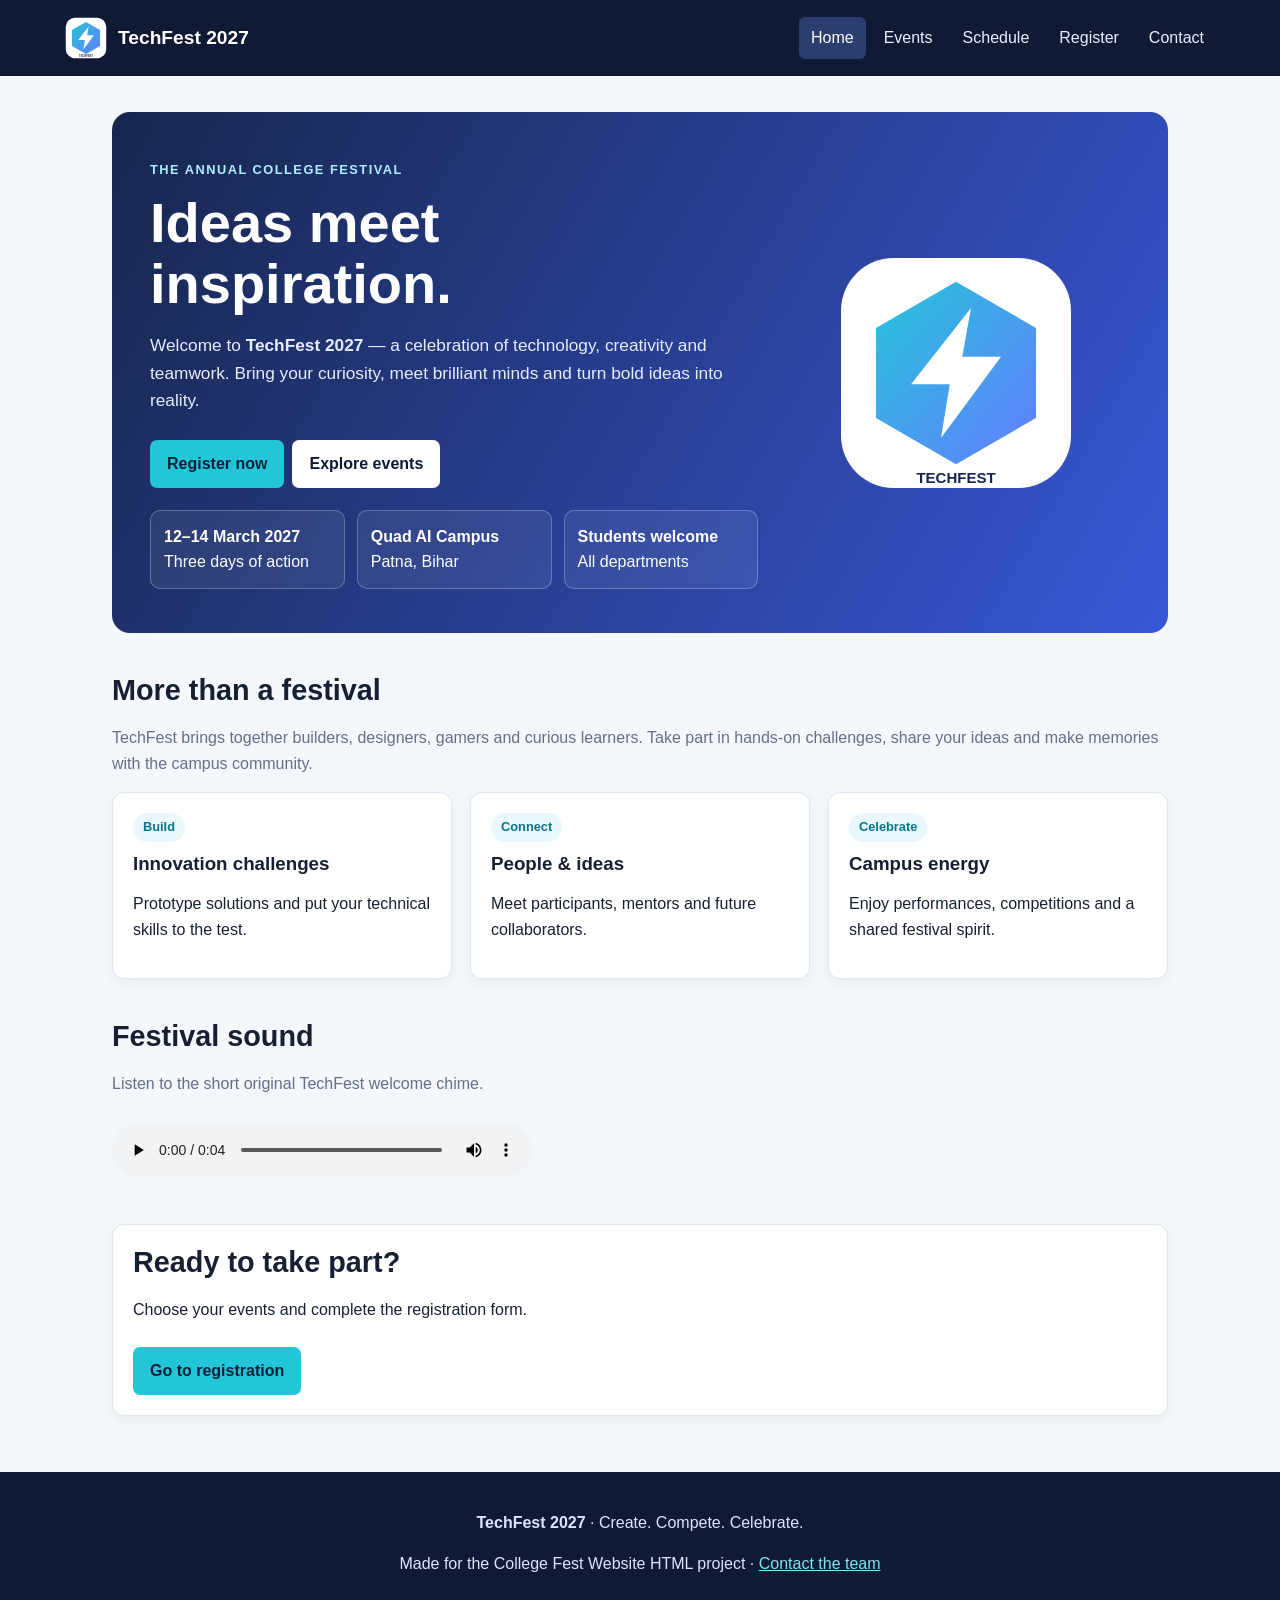
<file: index.html>
<!doctype html>
<html lang="en">
  <head>
    <meta charset="UTF-8" />
    <meta name="viewport" content="width=device-width, initial-scale=1.0" />
    <title>Home | TechFest 2027</title>
    <meta
      name="description"
      content="TechFest 2027 — college festival celebrating technology, creativity and innovation."
    />
    <link rel="stylesheet" href="styles.css" />
  </head>
  <body>
    <header>
      <a class="brand" href="index.html"
        ><img src="assets/techfest-logo.svg" alt="TechFest logo" />TechFest
        2027</a
      >
      <nav aria-label="Main navigation">
        <a href="index.html" aria-current="page">Home</a
        ><a href="events.html">Events</a><a href="schedule.html">Schedule</a
        ><a href="register.html">Register</a><a href="contact.html">Contact</a>
      </nav>
    </header>
    <main>
      <section class="hero">
        <div>
          <span class="eyebrow">The annual college festival</span>
          <h1>Ideas meet<br />inspiration.</h1>
          <p>
            Welcome to <strong>TechFest 2027</strong> — a celebration of
            technology, creativity and teamwork. Bring your curiosity, meet
            brilliant minds and turn bold ideas into reality.
          </p>
          <a class="button" href="register.html">Register now</a
          ><a class="button secondary" href="events.html">Explore events</a>
          <div class="info-strip">
            <div class="info">
              <strong>12–14 March 2027</strong><span>Three days of action</span>
            </div>
            <div class="info">
              <strong>Quad AI Campus</strong><span>Patna, Bihar</span>
            </div>
            <div class="info">
              <strong>Students welcome</strong><span>All departments</span>
            </div>
          </div>
        </div>
        <img
          class="hero-art"
          src="assets/techfest-logo.svg"
          alt="TechFest lightning logo"
        />
      </section>
      <section class="section">
        <h2>More than a festival</h2>
        <p class="muted">
          TechFest brings together builders, designers, gamers and curious
          learners. Take part in hands-on challenges, share your ideas and make
          memories with the campus community.
        </p>
        <div class="grid">
          <article class="card">
            <span class="pill">Build</span>
            <h3>Innovation challenges</h3>
            <p>
              Prototype solutions and put your technical skills to the test.
            </p>
          </article>
          <article class="card">
            <span class="pill">Connect</span>
            <h3>People & ideas</h3>
            <p>Meet participants, mentors and future collaborators.</p>
          </article>
          <article class="card">
            <span class="pill">Celebrate</span>
            <h3>Campus energy</h3>
            <p>
              Enjoy performances, competitions and a shared festival spirit.
            </p>
          </article>
        </div>
      </section>
      <section class="section">
        <h2>Festival sound</h2>
        <p class="muted">
          Listen to the short original TechFest welcome chime.
        </p>
        <audio controls>
          <source src="assets/festival-chime.wav" type="audio/wav" />
          Your browser does not support audio playback.
        </audio>
      </section>
      <section class="section">
        <div class="card">
          <h2>Ready to take part?</h2>
          <p>Choose your events and complete the registration form.</p>
          <a class="button" href="register.html">Go to registration</a>
        </div>
      </section>
    </main>
    <footer>
      <p><strong>TechFest 2027</strong> · Create. Compete. Celebrate.</p>
      <p>
        Made for the College Fest Website HTML project ·
        <a href="contact.html">Contact the team</a>
      </p>
    </footer>
  </body>
</html>
</file>
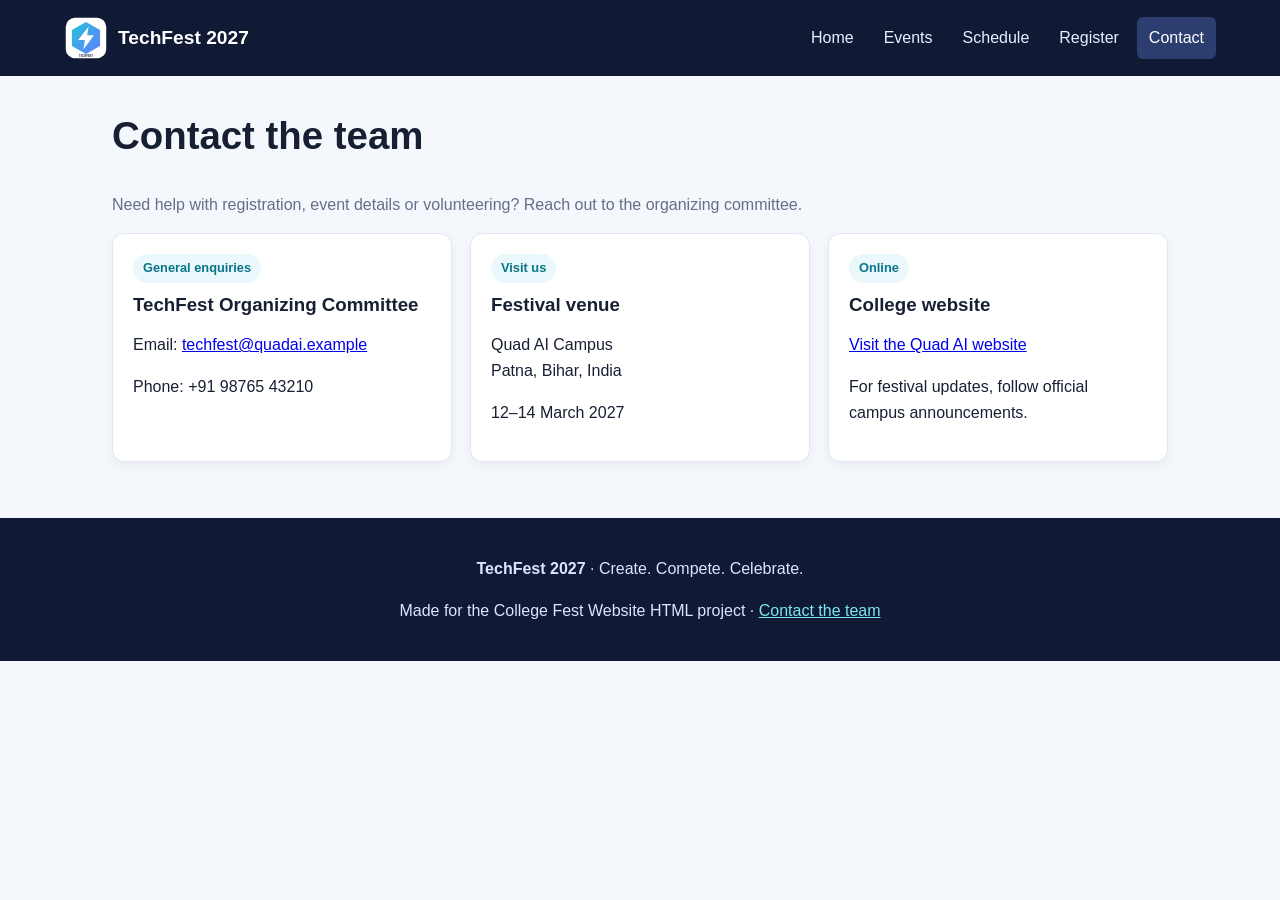
<file: contact.html>
<!doctype html>
<html lang="en">
  <head>
    <meta charset="UTF-8" />
    <meta name="viewport" content="width=device-width, initial-scale=1.0" />
    <title>Contact | TechFest 2027</title>
    <meta
      name="description"
      content="TechFest 2027 — college festival celebrating technology, creativity and innovation."
    />
    <link rel="stylesheet" href="styles.css" />
  </head>
  <body>
    <header>
      <a class="brand" href="index.html"
        ><img src="assets/techfest-logo.svg" alt="TechFest logo" />TechFest
        2027</a
      >
      <nav aria-label="Main navigation">
        <a href="index.html">Home</a><a href="events.html">Events</a
        ><a href="schedule.html">Schedule</a><a href="register.html">Register</a
        ><a href="contact.html" aria-current="page">Contact</a>
      </nav>
    </header>
    <main>
      <section>
        <h1>Contact the team</h1>
        <p class="muted">
          Need help with registration, event details or volunteering? Reach out
          to the organizing committee.
        </p>
        <div class="grid">
          <article class="card">
            <span class="pill">General enquiries</span>
            <h3>TechFest Organizing Committee</h3>
            <p>
              Email:
              <a href="mailto:techfest@quadai.example"
                >techfest@quadai.example</a
              >
            </p>
            <p>Phone: +91 98765 43210</p>
          </article>
          <article class="card">
            <span class="pill">Visit us</span>
            <h3>Festival venue</h3>
            <p>Quad AI Campus<br />Patna, Bihar, India</p>
            <p>12–14 March 2027</p>
          </article>
          <article class="card">
            <span class="pill">Online</span>
            <h3>College website</h3>
            <p>
              <a href="https://www.quad.ai/" target="_blank" rel="noopener"
                >Visit the Quad AI website</a
              >
            </p>
            <p>For festival updates, follow official campus announcements.</p>
          </article>
        </div>
      </section>
    </main>
    <footer>
      <p><strong>TechFest 2027</strong> · Create. Compete. Celebrate.</p>
      <p>
        Made for the College Fest Website HTML project ·
        <a href="contact.html">Contact the team</a>
      </p>
    </footer>
  </body>
</html>
</file>
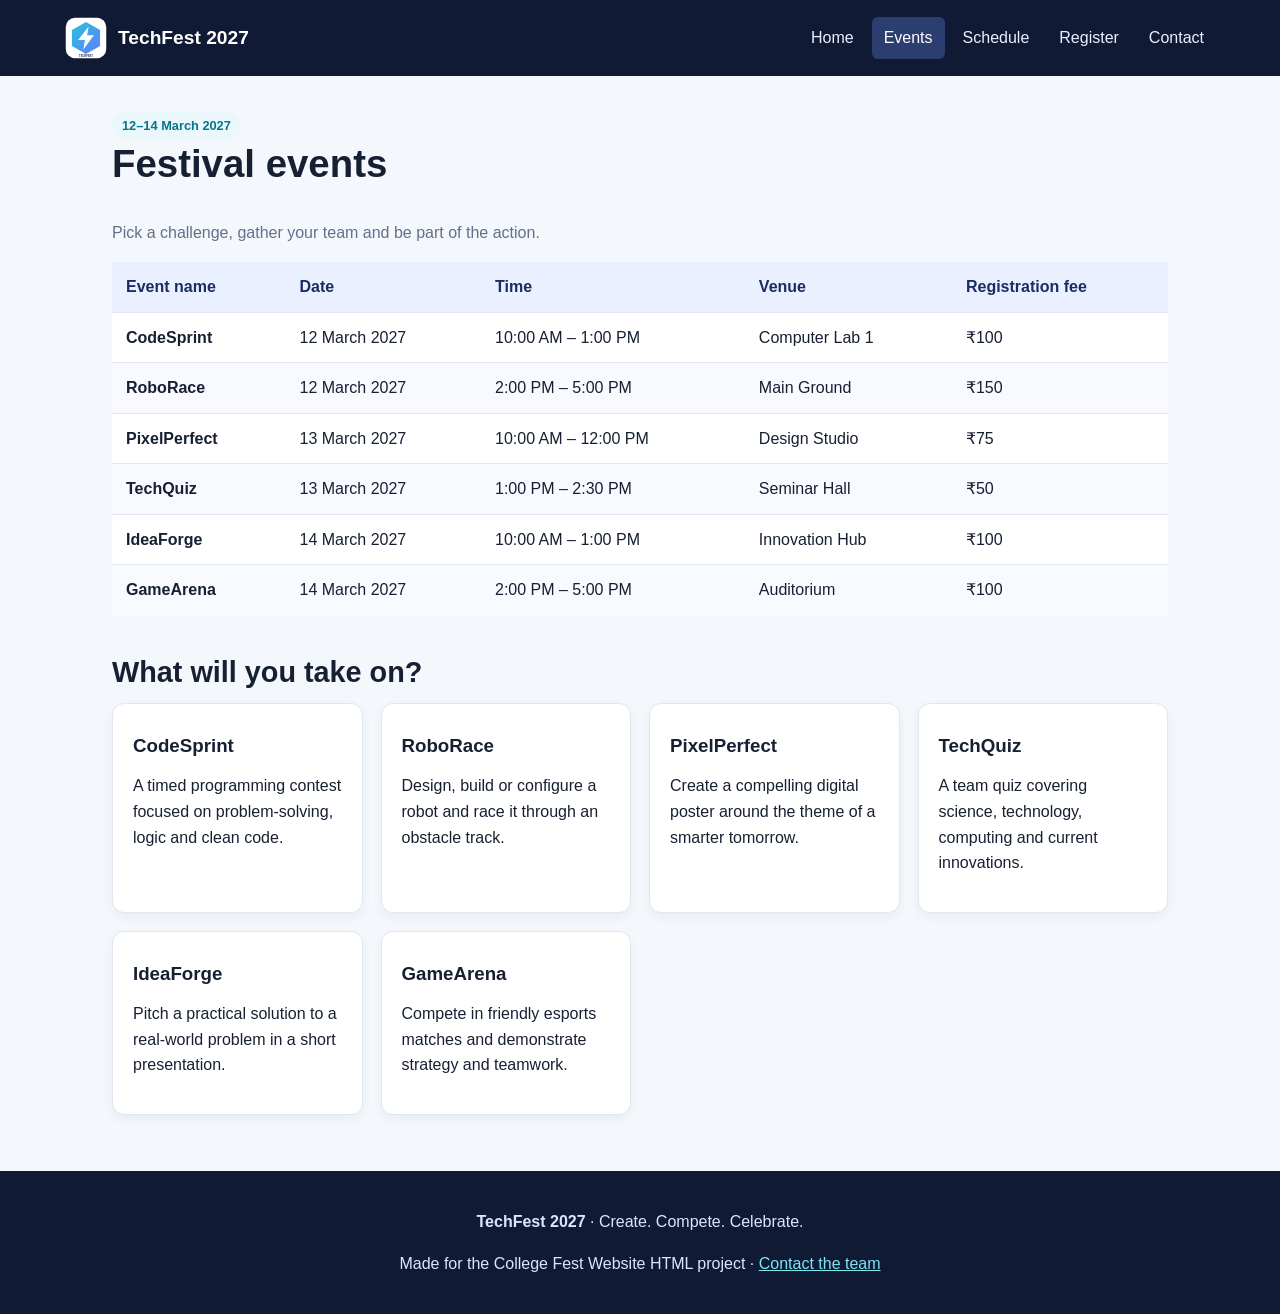
<file: events.html>
<!DOCTYPE html>
<html lang="en"><head><meta charset="UTF-8"><meta name="viewport" content="width=device-width, initial-scale=1.0">
<title>Events | TechFest 2027</title><meta name="description" content="TechFest 2027 — college festival celebrating technology, creativity and innovation."><link rel="stylesheet" href="styles.css"></head><body>
<header>
<a class="brand" href="index.html"><img src="assets/techfest-logo.svg" alt="TechFest logo">TechFest 2027</a>
<nav aria-label="Main navigation">
<a href="index.html" >Home</a><a href="events.html" aria-current="page">Events</a><a href="schedule.html" >Schedule</a><a href="register.html" >Register</a><a href="contact.html" >Contact</a>
</nav></header>
<main><section><span class="pill">12–14 March 2027</span><h1>Festival events</h1><p class="muted">Pick a challenge, gather your team and be part of the action.</p>
<div class="table-wrap"><table><thead><tr><th>Event name</th><th>Date</th><th>Time</th><th>Venue</th><th>Registration fee</th></tr></thead><tbody><tr><td><strong>CodeSprint</strong></td><td>12 March 2027</td><td>10:00 AM – 1:00 PM</td><td>Computer Lab 1</td><td>₹100</td></tr><tr><td><strong>RoboRace</strong></td><td>12 March 2027</td><td>2:00 PM – 5:00 PM</td><td>Main Ground</td><td>₹150</td></tr><tr><td><strong>PixelPerfect</strong></td><td>13 March 2027</td><td>10:00 AM – 12:00 PM</td><td>Design Studio</td><td>₹75</td></tr><tr><td><strong>TechQuiz</strong></td><td>13 March 2027</td><td>1:00 PM – 2:30 PM</td><td>Seminar Hall</td><td>₹50</td></tr><tr><td><strong>IdeaForge</strong></td><td>14 March 2027</td><td>10:00 AM – 1:00 PM</td><td>Innovation Hub</td><td>₹100</td></tr><tr><td><strong>GameArena</strong></td><td>14 March 2027</td><td>2:00 PM – 5:00 PM</td><td>Auditorium</td><td>₹100</td></tr></tbody></table></div></section>
<section class="section"><h2>What will you take on?</h2><div class="grid"><article class="card"><h3>CodeSprint</h3><p>A timed programming contest focused on problem-solving, logic and clean code.</p></article><article class="card"><h3>RoboRace</h3><p>Design, build or configure a robot and race it through an obstacle track.</p></article><article class="card"><h3>PixelPerfect</h3><p>Create a compelling digital poster around the theme of a smarter tomorrow.</p></article><article class="card"><h3>TechQuiz</h3><p>A team quiz covering science, technology, computing and current innovations.</p></article><article class="card"><h3>IdeaForge</h3><p>Pitch a practical solution to a real-world problem in a short presentation.</p></article><article class="card"><h3>GameArena</h3><p>Compete in friendly esports matches and demonstrate strategy and teamwork.</p></article></div></section></main>
<footer><p><strong>TechFest 2027</strong> · Create. Compete. Celebrate.</p><p>Made for the College Fest Website HTML project · <a href="contact.html">Contact the team</a></p></footer>
</body></html>
</file>
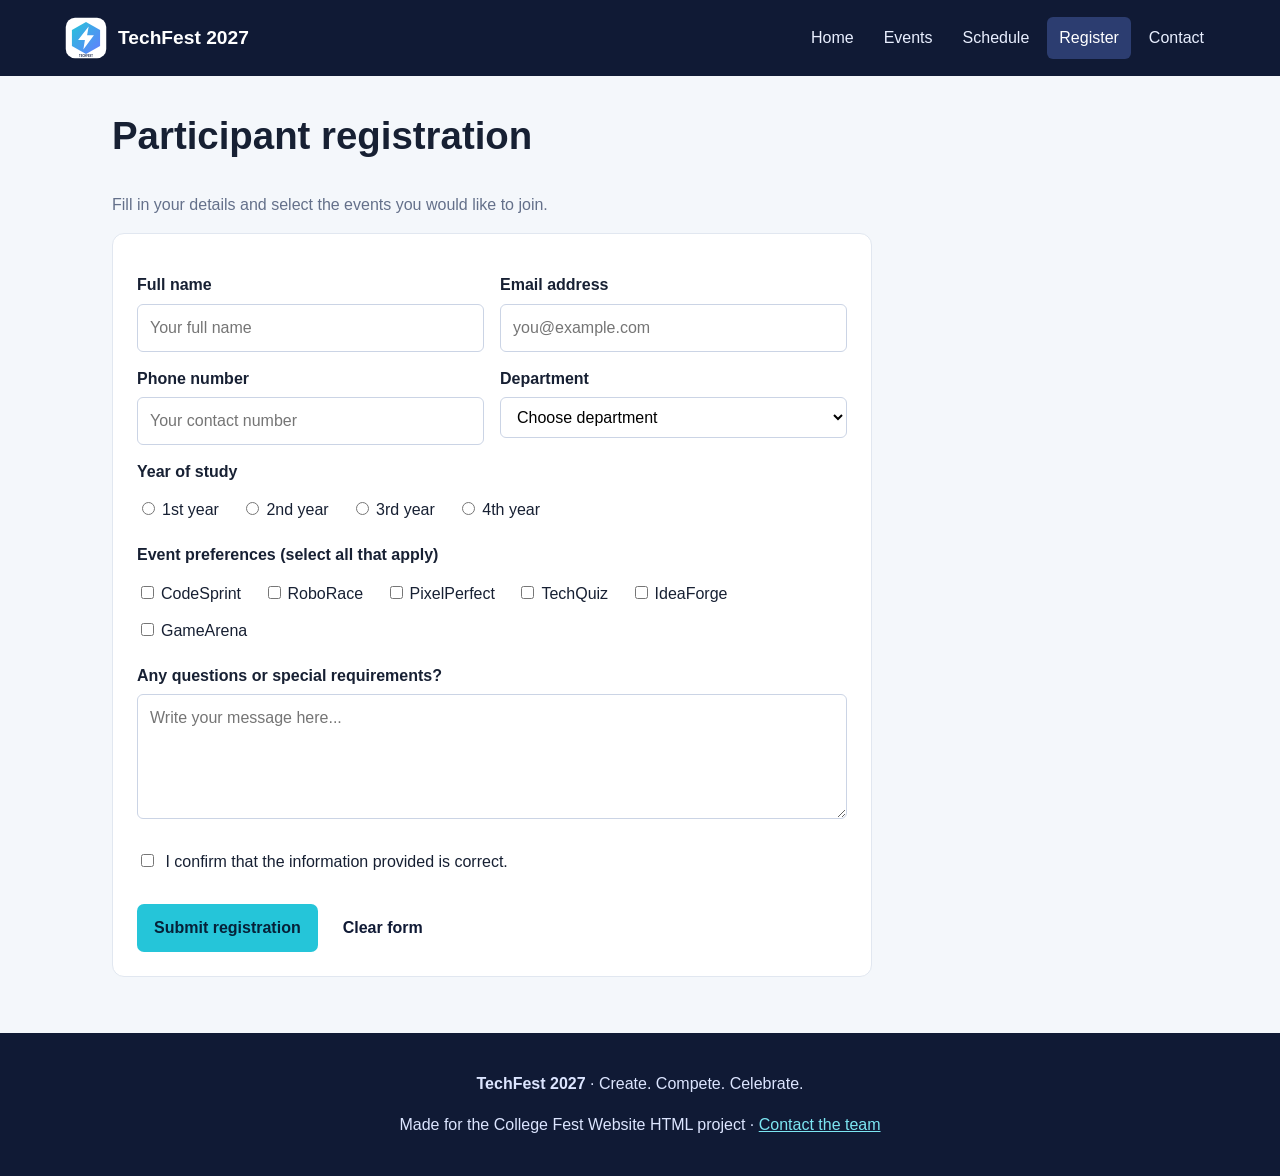
<file: register.html>
<!doctype html>
<html lang="en">
  <head>
    <meta charset="UTF-8" />
    <meta name="viewport" content="width=device-width, initial-scale=1.0" />
    <title>Register | TechFest 2027</title>
    <meta
      name="description"
      content="TechFest 2027 — college festival celebrating technology, creativity and innovation."
    />
    <link rel="stylesheet" href="styles.css" />
  </head>
  <body>
    <header>
      <a class="brand" href="index.html"
        ><img src="assets/techfest-logo.svg" alt="TechFest logo" />TechFest
        2027</a
      >
      <nav aria-label="Main navigation">
        <a href="index.html">Home</a><a href="events.html">Events</a
        ><a href="schedule.html">Schedule</a
        ><a href="register.html" aria-current="page">Register</a
        ><a href="contact.html">Contact</a>
      </nav>
    </header>
    <main>
      <section>
        <h1>Participant registration</h1>
        <p class="muted">
          Fill in your details and select the events you would like to join.
        </p>
        <form
          action="#"
          method="get"
          onsubmit="
            alert('Thank you! This demo form has been submitted.');
            return false;
          "
        >
          <div class="form-row">
            <div>
              <label for="name">Full name</label
              ><input
                id="name"
                name="name"
                type="text"
                placeholder="Your full name"
                required
              />
            </div>
            <div>
              <label for="email">Email address</label
              ><input
                id="email"
                name="email"
                type="email"
                placeholder="you@example.com"
                required
              />
            </div>
          </div>
          <div class="form-row">
            <div>
              <label for="phone">Phone number</label
              ><input
                id="phone"
                name="phone"
                type="tel"
                pattern="[0-9+() -]{8,15}"
                placeholder="Your contact number"
                required
              />
            </div>
            <div>
              <label for="department">Department</label
              ><select id="department" name="department" required>
                <option value="">Choose department</option>
                <option>Computer Science</option>
                <option>Electronics</option>
                <option>Mechanical</option>
                <option>Management</option>
                <option>Other</option>
              </select>
            </div>
          </div>
          <label>Year of study</label>
          <div class="choice">
            <label
              ><input type="radio" name="year" value="1st" required />1st
              year</label
            >
          </div>
          <div class="choice">
            <label
              ><input type="radio" name="year" value="2nd" />2nd year</label
            >
          </div>
          <div class="choice">
            <label
              ><input type="radio" name="year" value="3rd" />3rd year</label
            >
          </div>
          <div class="choice">
            <label
              ><input type="radio" name="year" value="4th" />4th year</label
            >
          </div>
          <label>Event preferences (select all that apply)</label>
          <div class="choice">
            <label
              ><input
                type="checkbox"
                name="events"
                value="CodeSprint"
              />CodeSprint</label
            >
          </div>
          <div class="choice">
            <label
              ><input
                type="checkbox"
                name="events"
                value="RoboRace"
              />RoboRace</label
            >
          </div>
          <div class="choice">
            <label
              ><input
                type="checkbox"
                name="events"
                value="PixelPerfect"
              />PixelPerfect</label
            >
          </div>
          <div class="choice">
            <label
              ><input
                type="checkbox"
                name="events"
                value="TechQuiz"
              />TechQuiz</label
            >
          </div>
          <div class="choice">
            <label
              ><input
                type="checkbox"
                name="events"
                value="IdeaForge"
              />IdeaForge</label
            >
          </div>
          <div class="choice">
            <label
              ><input
                type="checkbox"
                name="events"
                value="GameArena"
              />GameArena</label
            >
          </div>
          <label for="message">Any questions or special requirements?</label
          ><textarea
            id="message"
            name="message"
            rows="4"
            placeholder="Write your message here..."
          ></textarea>
          <p>
            <label class="choice"
              ><input type="checkbox" required /> I confirm that the information
              provided is correct.</label
            >
          </p>
          <button class="button" type="submit">Submit registration</button
          ><button class="button secondary" type="reset">Clear form</button>
        </form>
      </section>
    </main>
    <footer>
      <p><strong>TechFest 2027</strong> · Create. Compete. Celebrate.</p>
      <p>
        Made for the College Fest Website HTML project ·
        <a href="contact.html">Contact the team</a>
      </p>
    </footer>
  </body>
</html>
</file>
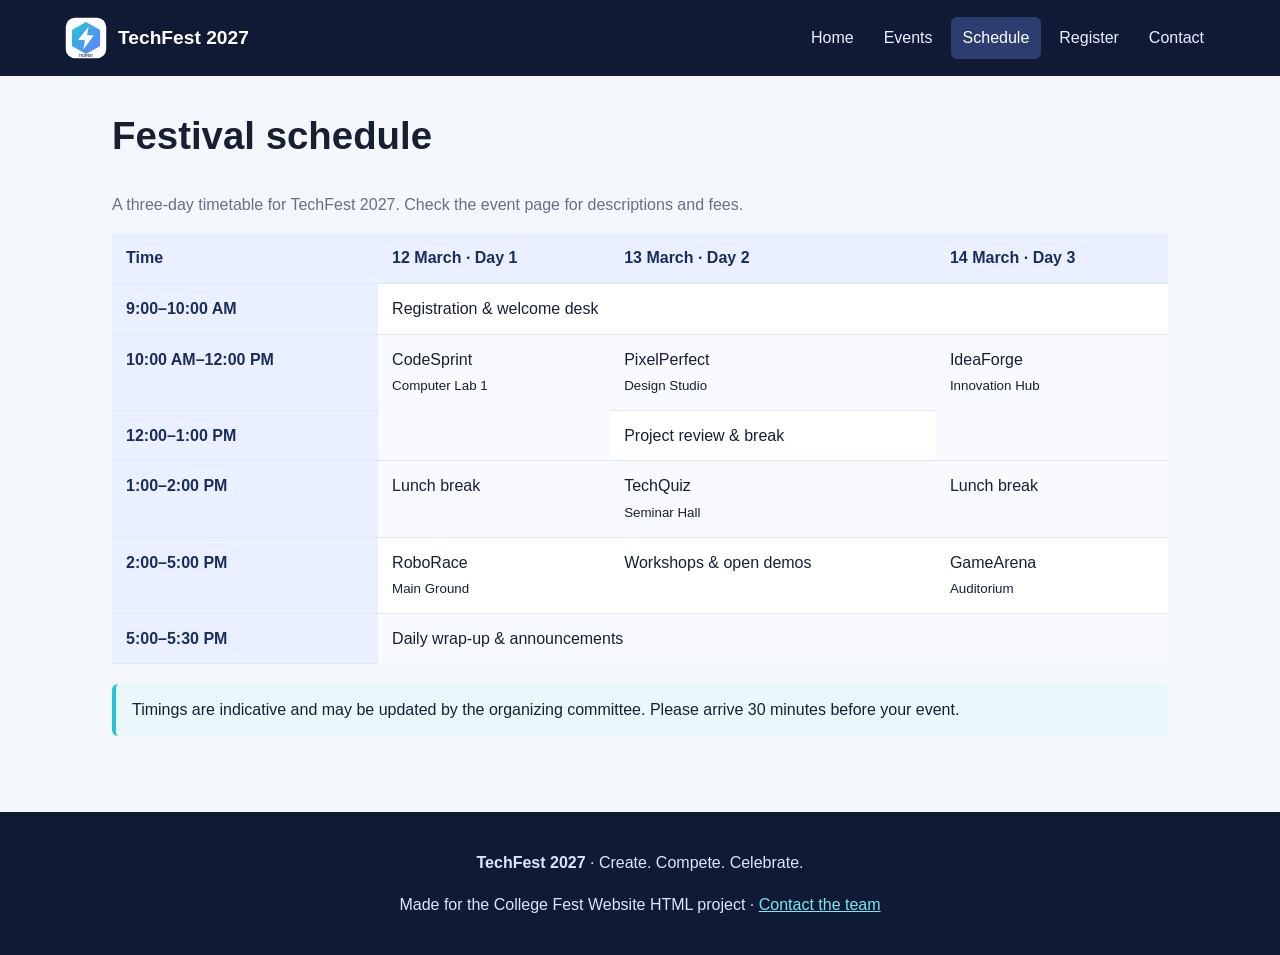
<file: schedule.html>
<!DOCTYPE html>
<html lang="en"><head><meta charset="UTF-8"><meta name="viewport" content="width=device-width, initial-scale=1.0">
<title>Schedule | TechFest 2027</title><meta name="description" content="TechFest 2027 — college festival celebrating technology, creativity and innovation."><link rel="stylesheet" href="styles.css"></head><body>
<header>
<a class="brand" href="index.html"><img src="assets/techfest-logo.svg" alt="TechFest logo">TechFest 2027</a>
<nav aria-label="Main navigation">
<a href="index.html" >Home</a><a href="events.html" >Events</a><a href="schedule.html" aria-current="page">Schedule</a><a href="register.html" >Register</a><a href="contact.html" >Contact</a>
</nav></header>
<main><section><h1>Festival schedule</h1><p class="muted">A three-day timetable for TechFest 2027. Check the event page for descriptions and fees.</p>
<div class="table-wrap"><table><thead><tr><th>Time</th><th>12 March · Day 1</th><th>13 March · Day 2</th><th>14 March · Day 3</th></tr></thead><tbody>
<tr><th>9:00–10:00 AM</th><td colspan="3">Registration & welcome desk</td></tr>
<tr><th>10:00 AM–12:00 PM</th><td rowspan="2">CodeSprint<br><small>Computer Lab 1</small></td><td>PixelPerfect<br><small>Design Studio</small></td><td rowspan="2">IdeaForge<br><small>Innovation Hub</small></td></tr>
<tr><th>12:00–1:00 PM</th><td>Project review & break</td></tr>
<tr><th>1:00–2:00 PM</th><td>Lunch break</td><td>TechQuiz<br><small>Seminar Hall</small></td><td>Lunch break</td></tr>
<tr><th>2:00–5:00 PM</th><td>RoboRace<br><small>Main Ground</small></td><td>Workshops & open demos</td><td>GameArena<br><small>Auditorium</small></td></tr>
<tr><th>5:00–5:30 PM</th><td colspan="3">Daily wrap-up & announcements</td></tr>
</tbody></table></div>
<div class="notice">Timings are indicative and may be updated by the organizing committee. Please arrive 30 minutes before your event.</div></section></main>
<footer><p><strong>TechFest 2027</strong> · Create. Compete. Celebrate.</p><p>Made for the College Fest Website HTML project · <a href="contact.html">Contact the team</a></p></footer>
</body></html>
</file>
<file: styles.css>
/* Basic page styles */
* {
  box-sizing: border-box;
}

html {
  scroll-behavior: smooth;
}

body {
  margin: 0;
  background-color: #f4f7fb;
  color: #172033;
  font-family: Arial, Helvetica, sans-serif;
  line-height: 1.6;
}

/* Header and navigation */
header {
  display: flex;
  align-items: center;
  justify-content: space-between;
  gap: 20px;
  flex-wrap: wrap;
  padding: 16px 5%;
  background-color: #101a35;
  color: white;
}

.brand {
  display: flex;
  align-items: center;
  gap: 10px;
  color: white;
  font-size: 1.2rem;
  font-weight: bold;
  text-decoration: none;
}

.brand img {
  width: 44px;
  height: 44px;
}

nav {
  display: flex;
  flex-wrap: wrap;
  gap: 6px;
}

nav a {
  padding: 8px 12px;
  border-radius: 6px;
  color: #e9efff;
  text-decoration: none;
}

nav a:hover,
nav a[aria-current="page"] {
  background-color: #2c3d70;
  color: white;
}

nav a:focus-visible,
a:focus-visible,
button:focus-visible,
input:focus-visible,
select:focus-visible,
textarea:focus-visible {
  outline: 3px solid #25c5d9;
  outline-offset: 3px;
}

/* Main content */
main {
  max-width: 1100px;
  margin: 0 auto;
  padding: 36px 22px 56px;
}

h1,
h2,
h3 {
  line-height: 1.25;
}

h1 {
  margin-top: 0;
  font-size: 2.4rem;
}

h2 {
  margin: 0 0 12px;
  font-size: 1.8rem;
}

.section {
  margin-top: 40px;
}

.muted {
  color: #64708a;
}

/* Home page welcome area */
.hero {
  display: grid;
  grid-template-columns: 1.4fr 0.8fr;
  align-items: center;
  gap: 24px;
  overflow: hidden;
  padding: 44px 38px;
  border-radius: 18px;
  background-color: #21366f;
  background-image: linear-gradient(120deg, #17264c, #3857d6);
  color: white;
}

.hero h1 {
  margin: 10px 0 16px;
  font-size: 3.5rem;
  line-height: 1.1;
}

.hero p {
  max-width: 650px;
  color: #e6edff;
  font-size: 1.08rem;
}

.hero-art {
  width: 100%;
  max-width: 250px;
  justify-self: center;
}

.eyebrow {
  color: #aeefff;
  font-size: 0.8rem;
  font-weight: bold;
  letter-spacing: 1.5px;
  text-transform: uppercase;
}

.info-strip {
  display: grid;
  grid-template-columns: repeat(3, 1fr);
  gap: 12px;
  margin-top: 22px;
}

.info {
  padding: 13px;
  border: 1px solid #ffffff40;
  border-radius: 10px;
  background-color: #ffffff12;
}

.info strong {
  display: block;
}

/* Buttons, cards and labels */
.button {
  display: inline-block;
  margin: 8px 8px 0 0;
  padding: 11px 17px;
  border: 0;
  border-radius: 7px;
  background-color: #25c5d9;
  color: #062138;
  cursor: pointer;
  font: inherit;
  font-weight: bold;
  text-decoration: none;
}

.button:hover {
  background-color: #16aec2;
}

.button.secondary {
  background-color: white;
  color: #101a35;
}

.button.secondary:hover {
  background-color: #e9efff;
}

.grid {
  display: grid;
  grid-template-columns: repeat(auto-fit, minmax(220px, 1fr));
  gap: 18px;
}

.card {
  padding: 20px;
  border: 1px solid #e1e7f0;
  border-radius: 12px;
  background-color: white;
  box-shadow: 0 4px 12px #17264c0d;
}

.card h3 {
  margin: 10px 0 8px;
}

.pill {
  display: inline-block;
  padding: 4px 10px;
  border-radius: 20px;
  background-color: #eaf8fb;
  color: #08758a;
  font-size: 0.8rem;
  font-weight: bold;
}

/* Tables */
.table-wrap {
  overflow-x: auto;
}

table {
  width: 100%;
  border-collapse: collapse;
  border-radius: 10px;
  background-color: white;
  box-shadow: 0 4px 12px #17264c0d;
}

th,
td {
  padding: 12px 14px;
  border-bottom: 1px solid #e1e7f0;
  text-align: left;
  vertical-align: top;
}

th {
  background-color: #eaf0ff;
  color: #1b2d60;
}

tbody tr:nth-child(even) {
  background-color: #f8faff;
}

tbody tr:last-child td {
  border-bottom: 0;
}

/* Forms */
form {
  max-width: 760px;
  padding: 24px;
  border: 1px solid #e1e7f0;
  border-radius: 12px;
  background-color: white;
}

label {
  display: block;
  margin: 14px 0 6px;
  font-weight: bold;
}

input,
select,
textarea {
  width: 100%;
  padding: 10px 12px;
  border: 1px solid #cbd4e5;
  border-radius: 6px;
  background-color: white;
  font: inherit;
}

input[type="radio"],
input[type="checkbox"] {
  width: auto;
  margin-right: 7px;
}

.choice {
  display: inline-block;
  margin: 7px 18px 5px 0;
  font-weight: normal;
}

.choice label {
  display: inline;
  font-weight: normal;
}

.form-row {
  display: grid;
  grid-template-columns: 1fr 1fr;
  gap: 16px;
}

/* Notices and footer */
.notice {
  margin: 20px 0;
  padding: 13px 16px;
  border-left: 4px solid #25c5d9;
  border-radius: 6px;
  background-color: #eaf8fb;
}

audio {
  width: 100%;
  max-width: 420px;
  margin-top: 10px;
}

footer {
  padding: 22px 5%;
  background-color: #101a35;
  color: #dce5ff;
  text-align: center;
}

footer a {
  color: #7ce6f2;
}

/* Smaller screens */
@media (max-width: 850px) {
  .hero {
    grid-template-columns: 1fr;
  }

  .hero-art {
    max-width: 200px;
  }
}

@media (max-width: 700px) {
  header {
    justify-content: center;
  }

  nav {
    justify-content: center;
  }

  main {
    padding-top: 28px;
  }

  .hero {
    padding: 32px 24px;
  }

  .hero h1 {
    font-size: 2.7rem;
  }

  .hero-art {
    max-width: 170px;
  }

  .info-strip,
  .form-row {
    grid-template-columns: 1fr;
  }
}

@media (max-width: 480px) {
  header {
    padding: 14px 4%;
  }

  nav {
    gap: 3px;
  }

  nav a {
    padding: 7px 9px;
    font-size: 0.9rem;
  }

  main {
    padding: 24px 16px 40px;
  }

  h1 {
    font-size: 2rem;
  }

  h2 {
    font-size: 1.5rem;
  }

  .hero {
    padding: 26px 18px;
  }

  .hero h1 {
    font-size: 2.4rem;
  }

  form {
    padding: 18px;
  }

  th,
  td {
    padding: 9px 10px;
  }
}

@media (prefers-reduced-motion: reduce) {
  html {
    scroll-behavior: auto;
  }
}
</file>
